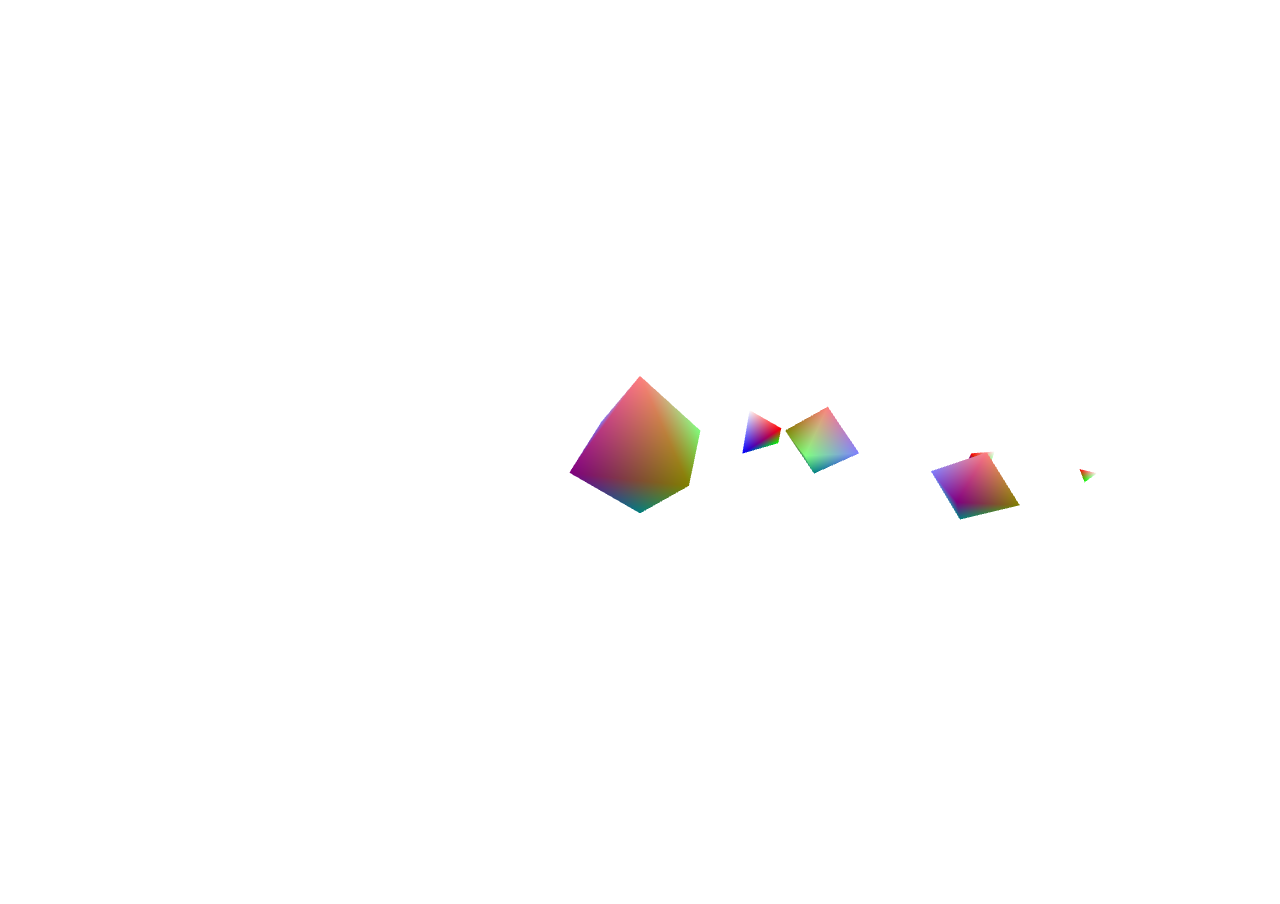
<file: orbits/index.html>
<!DOCTYPE html>
<html lang="en">
<head>
    <meta charset="utf-8">
    <title>Orbits</title>
    <script src="wrapWebGL2.js"></script>
    <script src="math.js"></script>
    <style>
        body { margin: 0; overflow: hidden; }
        canvas { width: 100%; height: 100%; }
    </style>
</head>
<body>
    <script src="orbits.js"></script>
    <canvas></canvas>
</body>
</html>
</file>
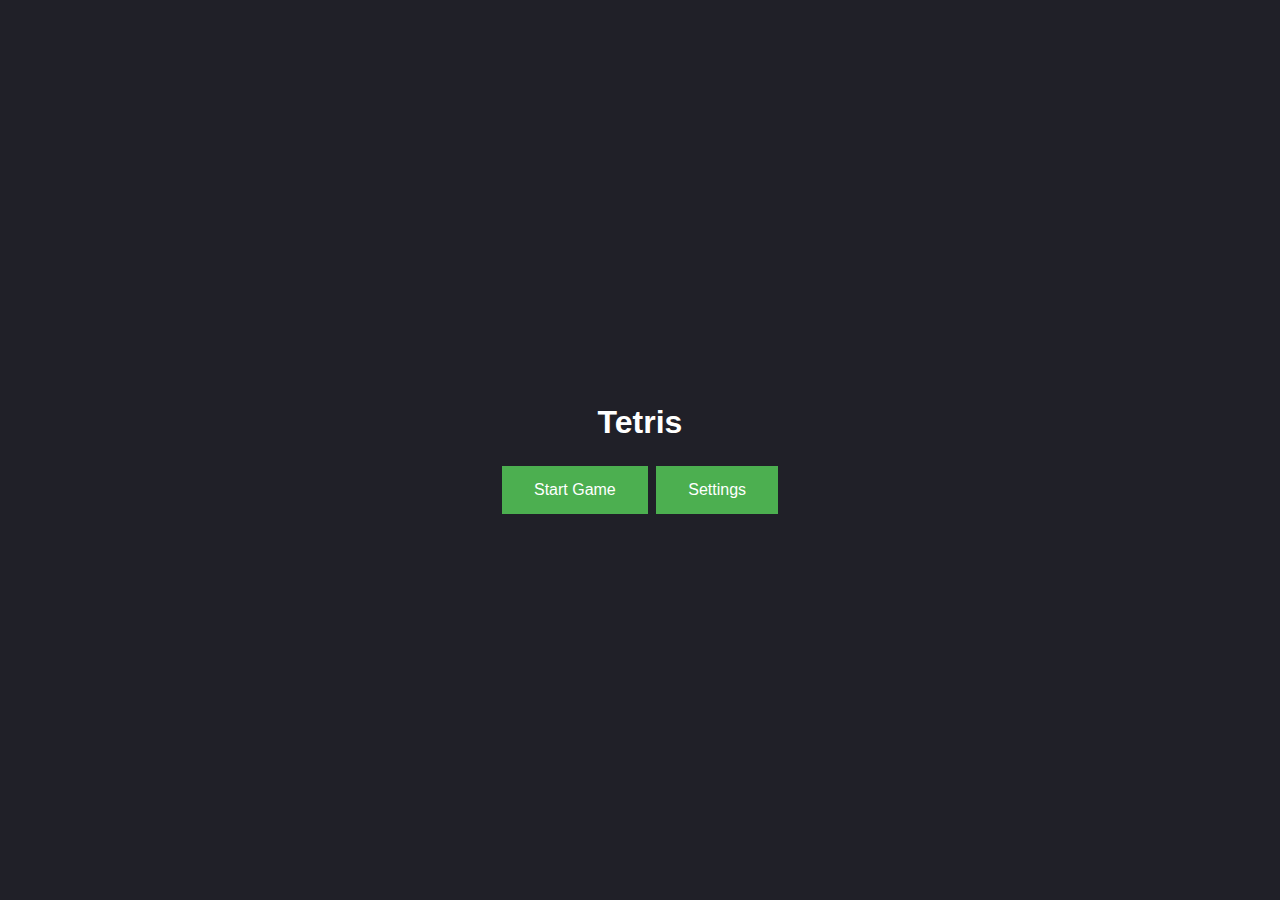
<file: tetris/index.html>
<!DOCTYPE html>
<html lang="en">
<head>
    <meta charset="UTF-8">
    <meta name="viewport" content="width=device-width, initial-scale=1.0">
    <title>Tetris</title>
    <link rel="stylesheet" href="css/styles.css">
</head>
<body>
    <div id="game-container">
        <div id="main-menu" class="menu">
            <h1>Tetris</h1>
            <button id="start-game">Start Game</button>
            <button id="open-settings">Settings</button>
        </div>
        <div id="pause-menu" class="menu hidden">
            <h2>Paused</h2>
            <button id="resume-game">Resume</button>
            <button id="quit-game">Quit to Main Menu</button>
        </div>
        <div id="settings-menu" class="menu hidden">
            <h2>Settings</h2>
            <label for="rows">Rows: <span id="rows-value"></span></label>
            <input type="range" id="rows" min="10" max="30" step="1">
            <label for="columns">Columns: <span id="columns-value"></span></label>
            <input type="range" id="columns" min="5" max="15" step="1">
            <button id="save-settings">Save</button>
            <button id="cancel-settings">Cancel</button>
        </div>
        <div id="game-ui" class="hidden">
            <div id="score">Score: <span id="score-value">0</span></div>
            <canvas id="tetris"></canvas>
            <div id="instructions">
                <h2>Instructions:</h2>
                <p>← → : Move left/right</p>
                <p>↑ : Rotate</p>
                <p>↓ : Soft drop</p>
                <p>Space : Hard drop</p>
                <p>P : Pause</p>
            </div>
        </div>
    </div>
    <script src="js/tetris.js"></script>
</body>
</html>
</file>
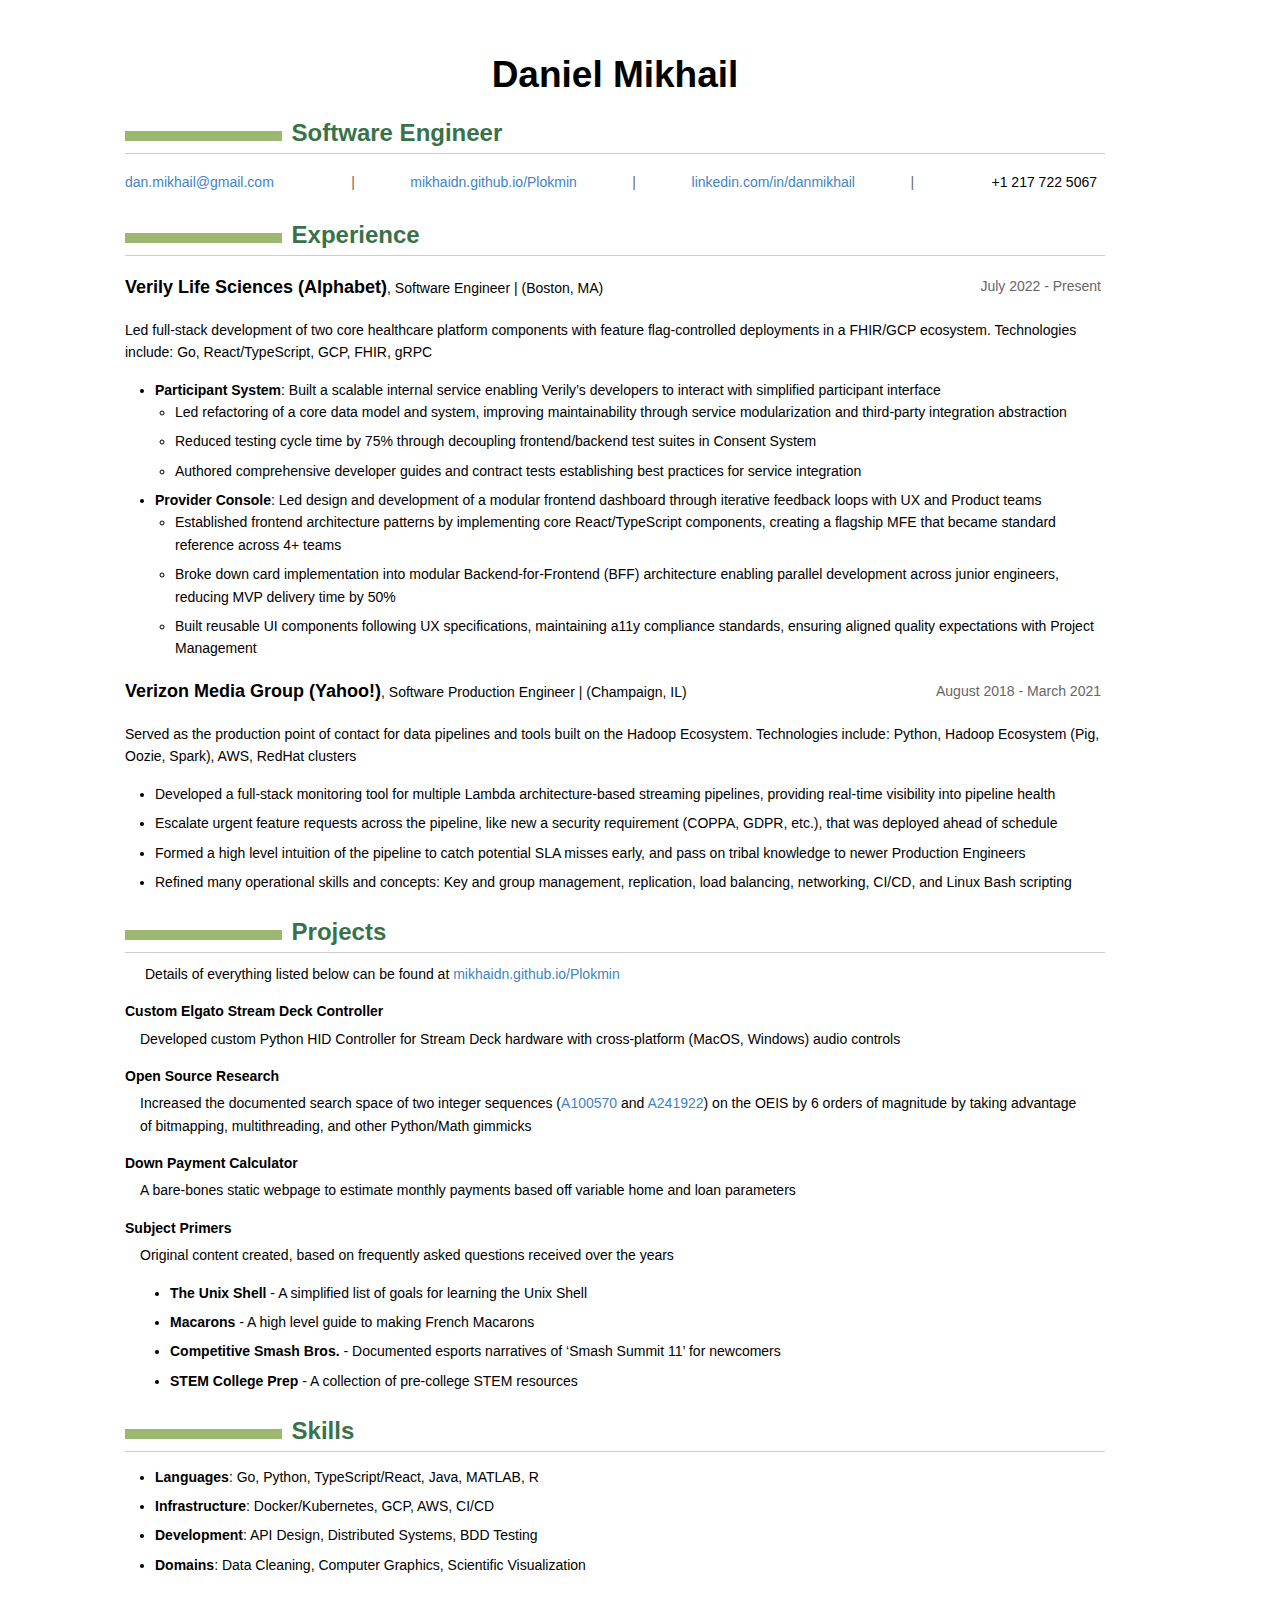
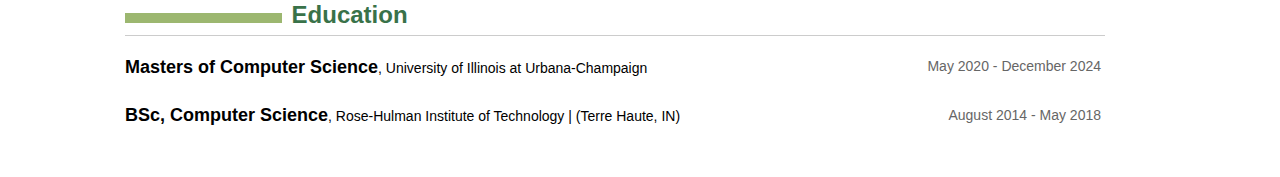
<file: DanMikhailResume.html>
<!DOCTYPE html>
<html xmlns="http://www.w3.org/1999/xhtml" lang xml:lang>
<head>
  <meta charset="utf-8" />
  <meta name="generator" content="pandoc" />
  <meta name="viewport" content="width=device-width, initial-scale=1.0, user-scalable=yes" />
  <title>DanMikhailResume</title>
  <style>
code{white-space: pre-wrap;}
span.smallcaps{font-variant: small-caps;}
div.columns{display: flex; gap: min(4vw, 1.5em);}
div.column{flex: auto; overflow-x: auto;}
div.hanging-indent{margin-left: 1.5em; text-indent: -1.5em;}

ul.task-list[class]{list-style: none;}
ul.task-list li input[type="checkbox"] {
font-size: inherit;
width: 0.8em;
margin: 0 0.8em 0.2em -1.6em;
vertical-align: middle;
}
.display.math{display: block; text-align: center; margin: 0.5rem auto;}
</style>
  <style type="text/css">


article,
aside,
details,
figcaption,
figure,
footer,
header,
hgroup,
main,
nav,
section,
summary {
display: block;
}

audio,
canvas,
video {
display: inline-block;
}

audio:not([controls]) {
display: none;
height: 0;
}

[hidden],
template {
display: none;
}


html {
font-family: sans-serif;

-ms-text-size-adjust: 100%;

-webkit-text-size-adjust: 100%;

}

body {
margin: 0;
}


a {
background: transparent;
}

a:focus {
outline: thin dotted;
}

a:active,
a:hover {
outline: 0;
}


h1 {
font-size: 2em;
margin: 0.67em 0;
}

abbr[title] {
border-bottom: 1px dotted;
}

b,
strong {
font-weight: bold;
}

dfn {
font-style: italic;
}

hr {
-moz-box-sizing: content-box;
box-sizing: content-box;
height: 0;
}

mark {
background: #ff0;
color: #000;
}

code,
kbd,
pre,
samp {
font-family: monospace, serif;
font-size: 1em;
}

pre {
white-space: pre-wrap;
}

q {
quotes: "\201C""\201D""\2018""\2019";
}

small {
font-size: 80%;
}

sub,
sup {
font-size: 75%;
line-height: 0;
position: relative;
vertical-align: baseline;
}
sup {
top: -0.5em;
}
sub {
bottom: -0.25em;
}


img {
border: 0;
}

svg:not(:root) {
overflow: hidden;
}


figure {
margin: 0;
}


fieldset {
border: 1px solid #c0c0c0;
margin: 0 2px;
padding: 0.35em 0.625em 0.75em;
}

legend {
border: 0;

padding: 0;

}

button,
input,
select,
textarea {
font-family: inherit;

font-size: 100%;

margin: 0;

}

button,
input {
line-height: normal;
}

button,
select {
text-transform: none;
}

button,
html input[type="button"],

input[type="reset"],
input[type="submit"] {
-webkit-appearance: button;

cursor: pointer;

}

button[disabled],
html input[disabled] {
cursor: default;
}

input[type="checkbox"],
input[type="radio"] {
box-sizing: border-box;

padding: 0;

}

input[type="search"] {
-webkit-appearance: textfield;

-moz-box-sizing: content-box;
-webkit-box-sizing: content-box;

box-sizing: content-box;
}

input[type="search"]::-webkit-search-cancel-button,
input[type="search"]::-webkit-search-decoration {
-webkit-appearance: none;
}

button::-moz-focus-inner,
input::-moz-focus-inner {
border: 0;
padding: 0;
}

textarea {
overflow: auto;

vertical-align: top;

}


table {
border-collapse: collapse;
border-spacing: 0;
}
.go-top {
position: fixed;
bottom: 2em;
right: 2em;
text-decoration: none;
background-color: #E0E0E0;
font-size: 12px;
padding: 1em;
display: inline;
}

@font-face {
font-family: 'Roboto';
font-style: normal;
font-weight: 100;
src: local('Roboto Thin'), local('Roboto-Thin'), url([data-uri]) format('woff');
}
html,
body {
margin: auto;


max-width: 70em;
color: black;
}
*:not('#mkdbuttons') {
margin: 0;
padding: 0
}
body {
font: 13.34pxHelvetica;
-webkit-font-smoothing: subpixel-antialiased;
line-height: 1.4;
padding: 3px;
background: #fff;
border-radius: 3px;
-moz-border-radius: 3px;
-webkit-border-radius: 3px
}
p {
margin: 1em 0
}
a {
color: #4183c4;
text-decoration: none
}
body {
background-color: #fff;
padding: 30px;
margin: 15px;
font-size: 14px;
line-height: 1.6
}
body>*:first-child {
margin-top: 0 !important
}
body>*:last-child {
margin-bottom: 0 !important
}
@media screen {
body {
box-shadow: none
}
}
h1,
h2,
h3,
h4,
h5,
h6 {
margin: 20px 0 10px;
padding: 0;
font-weight: bold;
-webkit-font-smoothing: subpixel-antialiased;
cursor: text
}
h1 {
font-size: 37px;
color: #000;
text-align: center
}
h2:before {
content: "";
display: inline-block;
margin-right:1%;
width: 16%;
height: 10px;

background-color: #9CB770;
}
h2 {
font-size: 24px;
border-bottom: 1px solid #ccc;
color: #397249;
}
h3 {
font-size: 18px;
color: #333
-webkit-margin-before: 0.01em;
-webkit-margin-after: 0.01em;
}
h4 {
font-size: 16px;
color: #333;
text-align: center;
-webkit-margin-before: 0.02em;
-webkit-margin-after: 0.02em;
}
h5 {
font-size: 14px;
color: #333;
text-align: center
}
h6 {
color: #777;
font-size: 14px;
text-align: center
}

table {
width: 100%;
margin: 1em 0;
border-collapse: collapse;
}

td {
font-size: 16px;
line-height: 1.4;
padding: 4px 8px;
}

td strong { font-size: 18px; }
td em { font-size: 14px; color: #666; }

td:first-child { text-align: left; padding-left: 0; }
td:not(:first-child):not(:last-child) { text-align: center; }
td:last-child { text-align: right; }

tr:first-child td {
white-space: nowrap;
font-size: clamp(8px, 2vw, 14px);
width: 1%;
}
tr:first-child td:nth-child(even) {
padding: 0 4px;
color: #666;
}
tr:first-child td a {
font-size: inherit;
}

p, ul { padding-left: 20px; }
p:has(+ ul) { padding-left: 0; }
ul li { margin-bottom: 0.5em; }
ul ul { padding-left: 20px; }

@media print {
.contact-links {
font-size: 10px;
white-space: nowrap;
}
.contact-links span {
margin: 0 0.3em;
}
}
p,
blockquote,
table,
pre {
margin: 15px 0
}
ul {
padding-left: 30px
}
ol {
padding-left: 30px
}
ol li ul:first-of-type {
margin-top: 0
}
body>h2:first-child {
margin-top: 0;
padding-top: 0
}
body>h1:first-child {
margin-top: 0;
padding-top: 0
}
body>h1:first-child+h2 {
margin-top: 0;
padding-top: 0
}
body>h3:first-child,
body>h4:first-child,
body>h5:first-child,
body>h6:first-child {
margin-top: 0;
padding-top: 0
}
a:first-child h1,
a:first-child h2,
a:first-child h3,
a:first-child h4,
a:first-child h5,
a:first-child h6 {
margin-top: 0;
padding-top: 0
}
h1+p,
h2+p,
h3+p,
h4+p,
h5+p,
h6+p,
ul li>:first-child,
ol li>:first-child {
margin-top: 0
}
dl {
padding: 0
}
dl dt {
font-size: 14px;
font-weight: bold;

padding: 0;
margin: 15px 0 5px
}
dl dt:first-child {
padding: 0
}
dl dt>:first-child {
margin-top: 0
}
dl dt>:last-child {
margin-bottom: 0
}
dl dd {
margin: 0 0 15px;
padding: 0 15px
}
dl dd>:first-child {
margin-top: 0
}
dl dd>:last-child {
margin-bottom: 0
}
blockquote {
border-left: 4px solid #DDD;
padding: 0 15px;
color: #777
}
blockquote>:first-child {
margin-top: 0
}
blockquote>:last-child {
margin-bottom: 0
}
table {
width: 100%;
margin-left: auto;
margin-right: auto;
border-collapse: collapse;
border-spacing: 0;
font-size: 100%;
font: inherit
}
img {
max-width: 100%
}
code,
tt {
margin: 0 2px;
padding: 0 5px;
white-space: nowrap;
border: 1px solid #eaeaea;
background-color: #f8f8f8;
border-radius: 3px;
font-family: Consolas, 'Liberation Mono', Courier, monospace;
font-size: 12px;
color: #333
}
pre>code {
margin: 0;
padding: 0;
white-space: pre;
border: 0;
background: transparent
}
.highlight pre {
background-color: #f8f8f8;
border: 1px solid #ccc;
font-size: 13px;
line-height: 19px;
overflow: auto;
padding: 6px 10px;
border-radius: 3px
}
pre {
background-color: #f8f8f8;
border: 1px solid #ccc;
font-size: 13px;
line-height: 19px;
overflow: auto;
padding: 6px 10px;
border-radius: 3px
}
pre code,
pre tt {
background-color: transparent;
border: 0
}
.poetry pre {
font-family: Georgia, Garamond, serif !important;
font-style: italic;
font-size: 110% !important;
line-height: 1.6em;
display: block;
margin-left: 1em
}
.poetry pre code {
font-family: Georgia, Garamond, serif !important;
word-break: break-all;
word-break: break-word;
-webkit-hyphens: auto;
-moz-hyphens: auto;
hyphens: auto;
white-space: pre-wrap
}
sup,
sub,
a.footnote {
font-size: 1.4ex;
height: 0;
line-height: 1;
vertical-align: super;
position: relative
}
sub {
vertical-align: sub;
top: -1px
}
@media print {
body {
background: #fff
}
img,
pre,
blockquote,
table,
figure {
page-break-inside: avoid
}
body {
background: #fff;
border: 0
}
code {
background-color: #fff;
color: #333 !important;
padding: 0 .2em;
border: 1px solid #dedede
}
pre {
background: #fff
}
pre code {
background-color: white !important;
overflow: visible
}
}
@media screen {
body.inverted {
color: #eee !important;
border-color: #555;
box-shadow: none
}
.inverted body,
.inverted hr .inverted p,
.inverted td,
.inverted li,
.inverted h1,
.inverted h2,
.inverted h3,
.inverted h4,
.inverted h5,
.inverted h6,
.inverted th,
.inverted .math,
.inverted caption,
.inverted dd,
.inverted dt,
.inverted blockquote {
color: #eee !important;
border-color: #555;
box-shadow: none
}
.inverted td,
.inverted th {
background: #333
}
.inverted h2 {
border-color: #555
}
.inverted hr {
border-color: #777;
border-width: 1px !important
}
::selection {
background: rgba(157, 193, 200, 0.5)
}
h1::selection {
background-color: rgba(45, 156, 208, 0.3)
}
h2::selection {
background-color: rgba(90, 182, 224, 0.3)
}
h3::selection,
h4::selection,
h5::selection,
h6::selection,
li::selection,
ol::selection {
background-color: rgba(133, 201, 232, 0.3)
}
code::selection {
background-color: rgba(0, 0, 0, 0.7);
color: #eee
}
code span::selection {
background-color: rgba(0, 0, 0, 0.7) !important;
color: #eee !important
}
a::selection {
background-color: rgba(255, 230, 102, 0.2)
}
.inverted a::selection {
background-color: rgba(255, 230, 102, 0.6)
}
td::selection,
th::selection,
caption::selection {
background-color: rgba(180, 237, 95, 0.5)
}
.inverted {
background: #0b2531;
background: #252a2a
}
.inverted body {
background: #252a2a
}
.inverted a {
color: #acd1d5
}
}
.highlight .c {
color: #998;
font-style: italic
}
.highlight .err {
color: #a61717;
background-color: #e3d2d2
}
.highlight .k,
.highlight .o {
font-weight: bold
}
.highlight .cm {
color: #998;
font-style: italic
}
.highlight .cp {
color: #999;
font-weight: bold
}
.highlight .c1 {
color: #998;
font-style: italic
}
.highlight .cs {
color: #999;
font-weight: bold;
font-style: italic
}
.highlight .gd {
color: #000;
background-color: #fdd
}
.highlight .gd .x {
color: #000;
background-color: #faa
}
.highlight .ge {
font-style: italic
}
.highlight .gr {
color: #a00
}
.highlight .gh {
color: #999
}
.highlight .gi {
color: #000;
background-color: #dfd
}
.highlight .gi .x {
color: #000;
background-color: #afa
}
.highlight .go {
color: #888
}
.highlight .gp {
color: #555
}
.highlight .gs {
font-weight: bold
}
.highlight .gu {
color: #800080;
font-weight: bold
}
.highlight .gt {
color: #a00
}
.highlight .kc,
.highlight .kd,
.highlight .kn,
.highlight .kp,
.highlight .kr {
font-weight: bold
}
.highlight .kt {
color: #458;
font-weight: bold
}
.highlight .m {
color: #099
}
.highlight .s {
color: #d14
}
.highlight .na {
color: #008080
}
.highlight .nb {
color: #0086b3
}
.highlight .nc {
color: #458;
font-weight: bold
}
.highlight .no {
color: #008080
}
.highlight .ni {
color: #800080
}
.highlight .ne,
.highlight .nf {
color: #900;
font-weight: bold
}
.highlight .nn {
color: #555
}
.highlight .nt {
color: #000080
}
.highlight .nv {
color: #008080
}
.highlight .ow {
font-weight: bold
}
.highlight .w {
color: #bbb
}
.highlight .mf,
.highlight .mh,
.highlight .mi,
.highlight .mo {
color: #099
}
.highlight .sb,
.highlight .sc,
.highlight .sd,
.highlight .s2,
.highlight .se,
.highlight .sh,
.highlight .si,
.highlight .sx {
color: #d14
}
.highlight .sr {
color: #009926
}
.highlight .s1 {
color: #d14
}
.highlight .ss {
color: #990073
}
.highlight .bp {
color: #999
}
.highlight .vc,
.highlight .vg,
.highlight .vi {
color: #008080
}
.highlight .il {
color: #099
}
.highlight .gc {
color: #999;
background-color: #eaf2f5
}
.type-csharp .highlight .k,
.type-csharp .highlight .kt {
color: #00F
}
.type-csharp .highlight .nf {
color: #000;
font-weight: normal
}
.type-csharp .highlight .nc {
color: #2b91af
}
.type-csharp .highlight .nn {
color: #000
}
.type-csharp .highlight .s,
.type-csharp .highlight .sc {
color: #a31515
}
.author {
display: none
}</style>
</head>
<body>
<h1 id="daniel-mikhail">Daniel Mikhail</h1>
<h2 id="software-engineer">Software Engineer</h2>
<table>
<tbody>
<tr class="odd">
<td style="text-align: left;"><a href="mailto:dan.mikhail@gmail.com">dan.mikhail@gmail.com</a></td>
<td>|</td>
<td><a href="https://mikhaidn.github.io/Plokmin">mikhaidn.github.io/Plokmin</a></td>
<td>|</td>
<td><a href="https://linkedin.com/in/danmikhail/">linkedin.com/in/danmikhail</a></td>
<td>|</td>
<td>+1 217 722 5067</td>
</tr>
</tbody>
</table>
<h2 id="experience">Experience</h2>
<table>
<tbody>
<tr class="odd">
<td><strong>Verily Life Sciences (Alphabet)</strong>, Software Engineer
| (Boston, MA)</td>
<td>July 2022 - Present</td>
</tr>
</tbody>
</table>
<p>Led full-stack development of two core healthcare platform components
with feature flag-controlled deployments in a FHIR/GCP ecosystem.
Technologies include: Go, React/TypeScript, GCP, FHIR, gRPC</p>
<ul>
<li><strong>Participant System</strong>: Built a scalable internal
service enabling Verily’s developers to interact with simplified
participant interface
<ul>
<li>Led refactoring of a core data model and system, improving
maintainability through service modularization and third-party
integration abstraction</li>
<li>Reduced testing cycle time by 75% through decoupling
frontend/backend test suites in Consent System</li>
<li>Authored comprehensive developer guides and contract tests
establishing best practices for service integration</li>
</ul></li>
<li><strong>Provider Console</strong>: Led design and development of a
modular frontend dashboard through iterative feedback loops with UX and
Product teams
<ul>
<li>Established frontend architecture patterns by implementing core
React/TypeScript components, creating a flagship MFE that became
standard reference across 4+ teams</li>
<li>Broke down card implementation into modular Backend-for-Frontend
(BFF) architecture enabling parallel development across junior
engineers, reducing MVP delivery time by 50%</li>
<li>Built reusable UI components following UX specifications,
maintaining a11y compliance standards, ensuring aligned quality
expectations with Project Management</li>
</ul></li>
</ul>
<table>
<tbody>
<tr class="odd">
<td><strong>Verizon Media Group (Yahoo!)</strong>, Software Production
Engineer | (Champaign, IL)</td>
<td>August 2018 - March 2021</td>
</tr>
</tbody>
</table>
<p>Served as the production point of contact for data pipelines and
tools built on the Hadoop Ecosystem. Technologies include: Python,
Hadoop Ecosystem (Pig, Oozie, Spark), AWS, RedHat clusters</p>
<ul>
<li>Developed a full-stack monitoring tool for multiple Lambda
architecture-based streaming pipelines, providing real-time visibility
into pipeline health</li>
<li>Escalate urgent feature requests across the pipeline, like new a
security requirement (COPPA, GDPR, etc.), that was deployed ahead of
schedule</li>
<li>Formed a high level intuition of the pipeline to catch potential SLA
misses early, and pass on tribal knowledge to newer Production
Engineers</li>
<li>Refined many operational skills and concepts: Key and group
management, replication, load balancing, networking, CI/CD, and Linux
Bash scripting</li>
</ul>
<h2 id="projects">Projects</h2>
<p>Details of everything listed below can be found at <a href="https://mikhaidn.github.io/Plokmin">mikhaidn.github.io/Plokmin</a></p>
<dl>
<dt>Custom Elgato Stream Deck Controller</dt>
<dd>
Developed custom Python HID Controller for Stream Deck hardware with
cross-platform (MacOS, Windows) audio controls
</dd>
<dt>Open Source Research</dt>
<dd>
Increased the documented search space of two integer sequences (<a href="https://oeis.org/A100570">A100570</a> and <a href="https://oeis.org/A241922">A241922</a>) on the OEIS by 6 orders of
magnitude by taking advantage of bitmapping, multithreading, and other
Python/Math gimmicks
</dd>
<dt>Down Payment Calculator</dt>
<dd>
A bare-bones static webpage to estimate monthly payments based off
variable home and loan parameters
</dd>
<dt>Subject Primers</dt>
<dd>
<p>Original content created, based on frequently asked questions
received over the years</p>
<ul>
<li><strong>The Unix Shell</strong> - A simplified list of goals for
learning the Unix Shell</li>
<li><strong>Macarons</strong> - A high level guide to making French
Macarons</li>
<li><strong>Competitive Smash Bros.</strong> - Documented esports
narratives of ‘Smash Summit 11’ for newcomers</li>
<li><strong>STEM College Prep</strong> - A collection of pre-college
STEM resources</li>
</ul>
</dd>
</dl>
<h2 id="skills">Skills</h2>
<ul>
<li><strong>Languages</strong>: Go, Python, TypeScript/React, Java,
MATLAB, R</li>
<li><strong>Infrastructure</strong>: Docker/Kubernetes, GCP, AWS,
CI/CD</li>
<li><strong>Development</strong>: API Design, Distributed Systems, BDD
Testing</li>
<li><strong>Domains</strong>: Data Cleaning, Computer Graphics,
Scientific Visualization</li>
</ul>
<h2 id="education">Education</h2>
<table>
<tbody>
<tr class="odd">
<td><strong>Masters of Computer Science</strong>, University of Illinois
at Urbana-Champaign</td>
<td>May 2020 - December 2024</td>
</tr>
</tbody>
</table>
<table>
<tbody>
<tr class="odd">
<td><strong>BSc, Computer Science</strong>, Rose-Hulman Institute of
Technology | (Terre Haute, IN)</td>
<td>August 2014 - May 2018</td>
</tr>
</tbody>
</table>
</body>
</html>
</file>
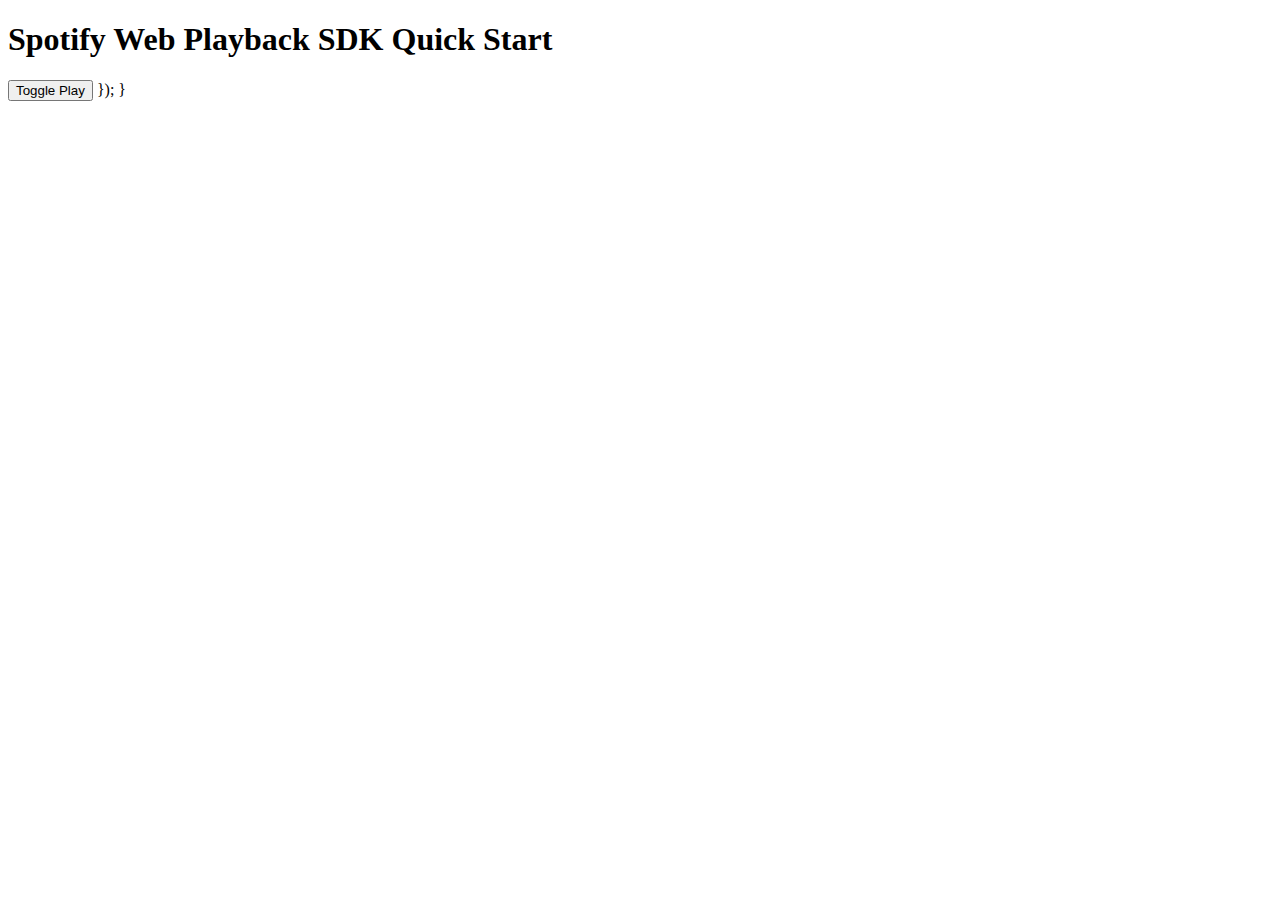
<file: demo/webplayer.html>
<!DOCTYPE html>
<html>
  <head>
    <title>Spotify Web Playback SDK Quick Start</title>
  </head>
  <body>
    <h1>Spotify Web Playback SDK Quick Start</h1>

    
    <script src="https://sdk.scdn.co/spotify-player.js"> </script>
    <script src="spotifyconnect.js"></script>
    
    <button id="togglePlay">Toggle Play</button>
    
    });
  }
  </body>
</html>
</file>
<file: tetris/css/styles.css>
body {
  background-color: #202028;
  color: #fff;
  font-family: Arial, sans-serif;
  display: flex;
  justify-content: center;
  align-items: center;
  height: 100vh;
  margin: 0;
}

#game-container {
  display: flex;
  flex-direction: column;
  align-items: center;
}

.menu {
  text-align: center;
}

.hidden {
  display: none;
}

button {
  background-color: #4CAF50;
  border: none;
  color: white;
  padding: 15px 32px;
  text-align: center;
  text-decoration: none;
  display: inline-block;
  font-size: 16px;
  margin: 4px 2px;
  cursor: pointer;
}

#score {
  font-size: 1.5em;
  margin-bottom: 10px;
}

canvas {
  border: solid 2px #fff;
}

#instructions {
  margin-top: 20px;
  text-align: left;
  font-size: 0.9em;
}

#instructions h2 {
  text-align: center;
}

#settings-menu label {
  display: block;
  margin-top: 10px;
}

#settings-menu input[type="range"] {
  width: 200px;
}
</file>
